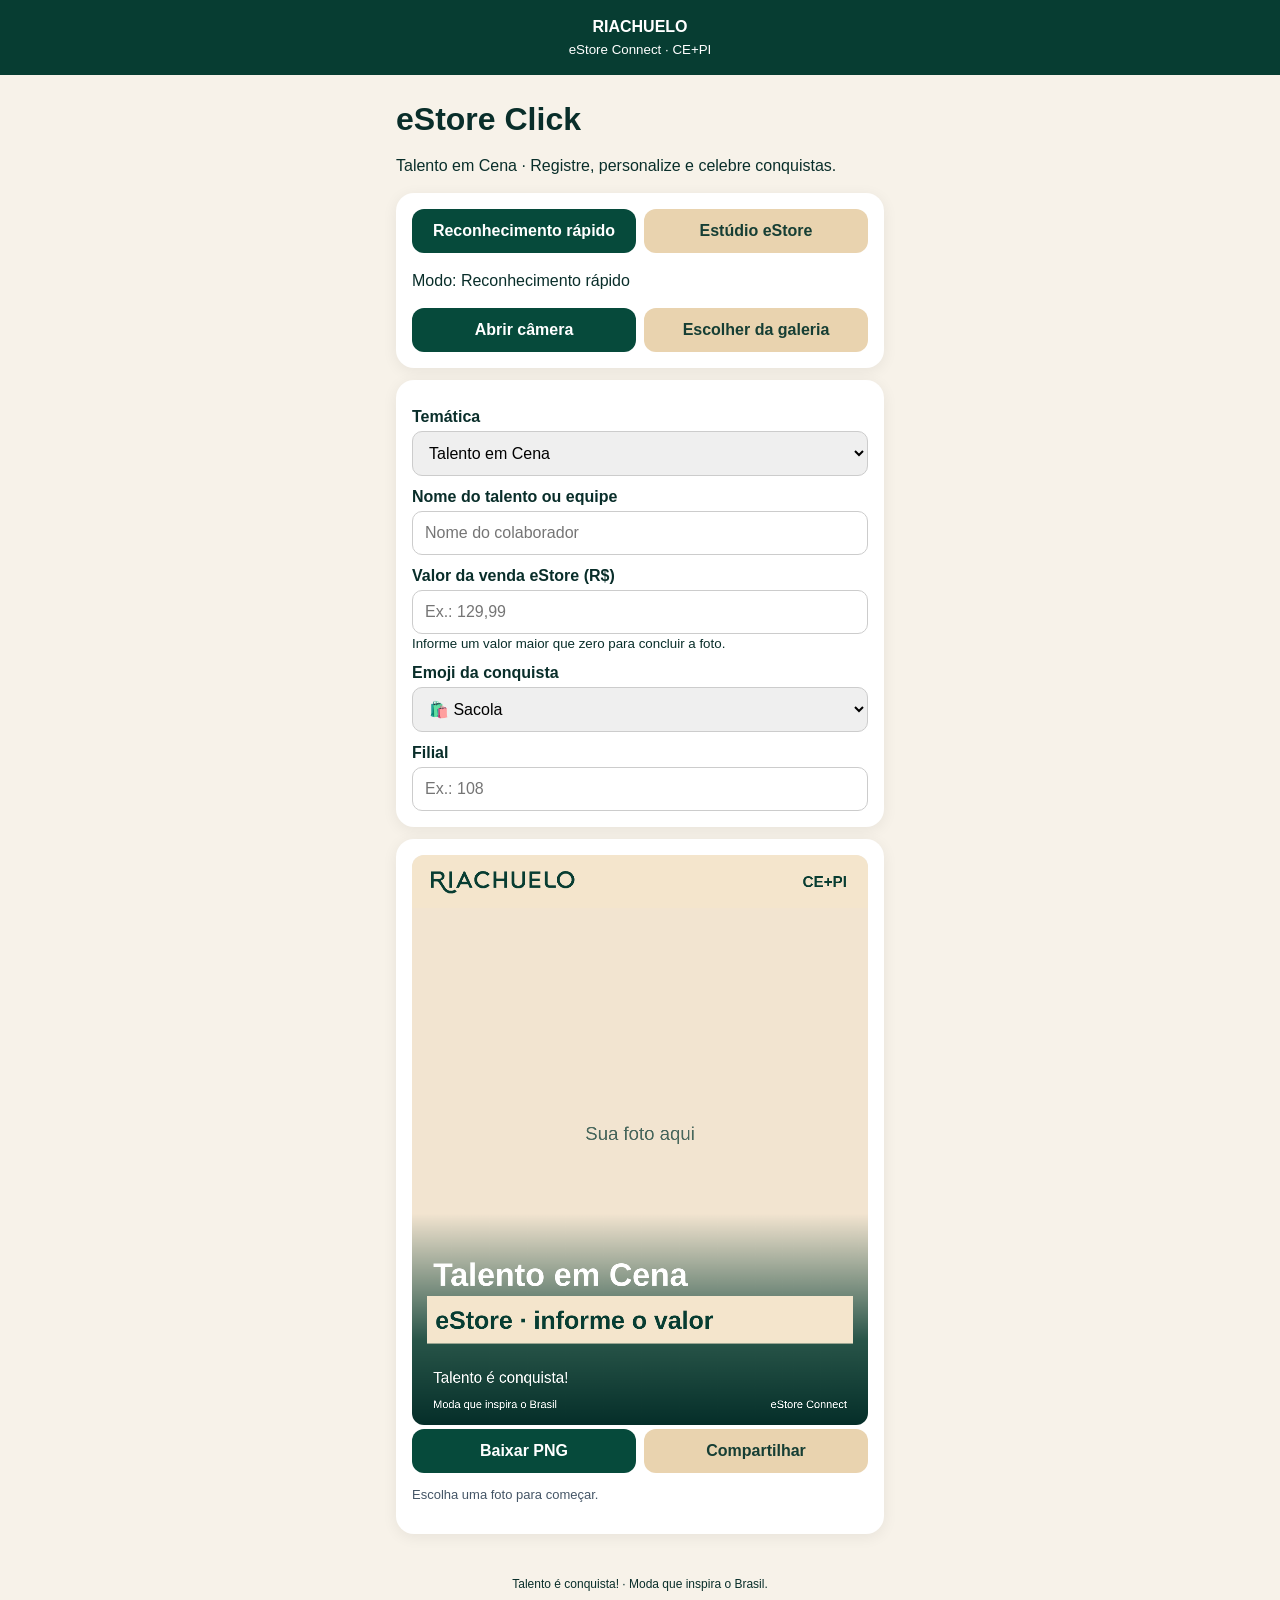
<file: estore-click/index.html>
<!doctype html>
<html lang="pt-BR"><head><meta charset="utf-8"><meta name="viewport" content="width=device-width,initial-scale=1"><title>eStore Click | Talento em Cena · v3</title>
<style>:root{font-family:Arial,sans-serif;color:#092e2a;background:#f7f2e9}*{box-sizing:border-box}body{margin:0}header{background:#073d32;color:white;padding:18px;text-align:center}header small{display:block;margin-top:6px}main{max-width:520px;margin:auto;padding:16px}h1{margin:10px 0}p{line-height:1.45}.panel{background:white;border-radius:18px;padding:16px;margin:12px 0;box-shadow:0 3px 15px #0001}button,select,input{font:inherit}button{border:0;border-radius:12px;padding:13px 16px;background:#064a3b;color:white;cursor:pointer;font-weight:bold}button.secondary{background:#e9d3af;color:#163e34}button:disabled{opacity:.45}.buttons{display:flex;flex-wrap:wrap;gap:8px}.buttons>*{flex:1}label{display:block;margin:12px 0 5px;font-weight:bold}input[type=text],select{width:100%;padding:12px;border:1px solid #ccc;border-radius:10px}canvas{width:100%;height:auto;background:#eee;border-radius:12px}video{width:100%;border-radius:12px;display:none}#status{font-size:13px;color:#456}footer{text-align:center;font-size:12px;padding:15px}input[type=file]{display:none}</style></head>
<body><header><strong>RIACHUELO</strong><small>eStore Connect · CE+PI</small></header><main><h1>eStore Click</h1><p>Talento em Cena · Registre, personalize e celebre conquistas.</p>
<div class="panel"><div class="buttons"><button id="quick">Reconhecimento rápido</button><button class="secondary" id="studio">Estúdio eStore</button></div><p id="mode">Modo: Reconhecimento rápido</p><div class="buttons"><button id="camera">Abrir câmera</button><button class="secondary" id="gallery">Escolher da galeria</button></div><input type="file" accept="image/*" capture="environment" id="capture"><input type="file" accept="image/*" id="upload"><video id="video" autoplay playsinline muted></video><button id="snap" hidden>Capturar foto</button></div>
<div class="panel"><label for="theme">Temática</label><select id="theme"><option>Talento em Cena</option><option>Venda Captada!</option><option>Destaque do Dia</option><option>Time que Converte</option><option>eDay</option></select><label for="name">Nome do talento ou equipe</label><input id="name" type="text" placeholder="Nome do colaborador"><label for="sale">Valor da venda eStore (R$)</label><input id="sale" type="text" inputmode="decimal" placeholder="Ex.: 129,99" autocomplete="off"><small id="saleHint">Informe o valor para destacá-lo na foto.</small><label for="emoji">Emoji da conquista</label><select id="emoji"><option value="🛍️">🛍️ Sacola</option><option value="🚀">🚀 Foguete</option><option value="🔥">🔥 Fogo</option><option value="💚">💚 Coração</option><option value="👏">👏 Palmas</option><option value="✨">✨ Brilho</option></select><label for="store">Filial</label><input id="store" type="text" placeholder="Ex.: 108"><div id="filters"><label for="bright">Iluminação</label><input type="range" id="bright" min="70" max="140" value="100"><label for="contrast">Contraste</label><input type="range" id="contrast" min="75" max="140" value="100"></div></div>
<div class="panel"><canvas id="output" width="1080" height="1350" aria-label="Prévia da arte"></canvas><div class="buttons"><button id="download">Baixar PNG</button><button id="share" class="secondary">Compartilhar</button></div><p id="status" role="status">Escolha uma foto para começar.</p></div></main><footer>Talento é conquista! · Moda que inspira o Brasil.</footer>
<script>
const $=id=>document.getElementById(id),c=$('output'),ctx=c.getContext('2d');let photo=null,stream=null,studio=false;const WORDMARK="M982,4L981,5L981,108L982,109L982,115L986,124L991,131L998,137L1007,142L1017,145L1075,145L1076,144L1076,125L1075,124L1021,124L1013,120L1007,113L1005,106L1005,5L1004,4ZM850,4L849,5L849,144L850,145L942,145L943,144L943,125L942,124L874,124L872,122L872,88L874,86L936,86L937,85L937,66L936,65L874,65L872,63L872,27L874,25L942,25L943,24L943,5L942,4ZM695,4L694,5L694,106L698,119L703,128L716,140L724,144L738,148L766,148L778,145L790,139L802,127L807,118L810,107L810,101L811,100L811,5L810,4L787,4L787,101L783,112L778,118L766,125L758,127L746,127L730,121L723,114L718,105L718,5L717,4ZM539,4L539,144L540,145L562,145L563,144L563,88L565,86L629,86L632,90L631,91L631,144L632,145L654,145L655,144L655,5L654,4L632,4L631,5L631,63L629,65L565,65L563,63L563,5L562,4ZM281,4L250,69L240,93L235,101L232,110L217,141L217,144L218,145L240,145L242,143L250,124L256,114L318,114L321,117L330,139L334,145L357,145L358,143L354,136L354,134L349,125L344,112L340,106L336,95L329,83L329,80L325,73L325,71L317,56L313,45L304,28L301,19L293,4ZM286,46L289,47L304,82L308,88L309,91L307,93L267,93L265,91ZM159,4L158,5L158,144L159,145L181,145L182,144L182,5L181,4ZM0,4L0,144L1,145L22,145L23,144L23,91L25,89L52,89L57,90L68,100L107,160L119,173L133,183L148,190L156,192L184,193L204,187L212,183L222,175L205,160L203,160L191,167L181,170L157,169L139,160L125,146L85,84L86,81L96,77L103,72L108,67L115,54L116,37L114,30L109,21L101,13L91,7L81,4ZM23,27L25,25L76,25L81,27L90,36L93,45L92,52L89,58L83,64L73,68L25,68L23,66ZM1146,1L1132,5L1125,9L1123,9L1110,18L1099,30L1090,45L1085,61L1085,66L1084,67L1085,87L1088,98L1094,111L1100,120L1116,135L1128,142L1148,148L1172,148L1187,144L1204,135L1222,117L1231,101L1234,92L1235,82L1236,81L1236,67L1231,47L1225,36L1215,23L1203,13L1190,6L1174,1L1164,1L1163,0ZM1163,22L1177,25L1190,32L1204,47L1210,61L1211,82L1206,98L1199,108L1192,115L1183,121L1176,124L1167,126L1153,126L1144,124L1132,118L1118,104L1113,96L1109,84L1109,65L1112,55L1118,44L1130,32L1146,24ZM434,1L420,5L413,9L411,9L397,19L387,30L379,43L373,63L373,85L378,103L382,111L389,121L404,135L416,142L436,148L461,148L476,144L488,138L499,130L505,124L505,122L488,108L477,117L468,122L455,126L437,125L428,122L421,118L408,106L399,89L397,81L397,68L401,54L406,45L413,37L425,28L432,25L447,22L461,24L473,29L489,41L505,26L505,24L487,10L467,2L453,1L452,0Z";
function draw(){const w=c.width,h=c.height;ctx.clearRect(0,0,w,h);ctx.fillStyle='#f2e4d0';ctx.fillRect(0,0,w,h);if(photo){const s=Math.max(w/photo.width,h/photo.height),pw=photo.width*s,ph=photo.height*s;ctx.save();ctx.filter='brightness('+ (studio?$('bright').value:100)+'%) contrast('+(studio?$('contrast').value:100)+'%)';ctx.drawImage(photo,(w-pw)/2,(h-ph)/2,pw,ph);ctx.restore()}else{ctx.fillStyle='#48675c';ctx.textAlign='center';ctx.font='44px Arial';ctx.fillText('Sua foto aqui',w/2,h/2)}
const grad=ctx.createLinearGradient(0,850,0,h);grad.addColorStop(0,'#073d3200');grad.addColorStop(.6,'#073d32db');grad.addColorStop(1,'#052e29');ctx.fillStyle=grad;ctx.fillRect(0,830,w,520);
ctx.fillStyle='#f4e5cc';ctx.fillRect(0,0,w,125);ctx.fillStyle='#083d32';ctx.textAlign='left';try{ctx.save();ctx.translate(45,38);ctx.scale(340/1237,340/1237);ctx.fill(new Path2D(WORDMARK));ctx.restore()}catch(e){ctx.font='bold 43px Arial';ctx.fillText('RIACHUELO',45,76)}ctx.textAlign='right';ctx.font='bold 36px Arial';ctx.fillText('CE+PI',1030,76);
ctx.textAlign='left';ctx.fillStyle='#fff';ctx.font='bold 76px Arial';ctx.fillText($('theme').value,50,1020);const raw=$('sale').value.trim();const cleaned=raw.replace(/[^0-9,.]/g,'');const normalized=cleaned.includes(',')?cleaned.replace(/\\./g,'').replace(',','.'):cleaned;const v=Number(normalized);const valid=cleaned.length>0&&Number.isFinite(v)&&v>0;ctx.fillStyle='#f4e5cc';ctx.fillRect(35,1045,1010,112);ctx.fillStyle='#073d32';ctx.font='bold 59px Arial';ctx.fillText(valid?('eStore '+v.toLocaleString('pt-BR',{style:'currency',currency:'BRL'})):'eStore · informe o valor',55,1122,960);if(valid){ctx.font='bold 58px Arial';ctx.textAlign='right';ctx.fillText($('emoji').value,1015,1122);ctx.textAlign='left'}ctx.fillStyle='#fff';$('saleHint').textContent=valid?'Valor aplicado na arte: '+v.toLocaleString('pt-BR',{style:'currency',currency:'BRL'}):'Informe um valor maior que zero para concluir a foto.';ctx.font='bold 44px Arial';const n=$('name').value.trim();if(n)ctx.fillText(n.slice(0,28),50,1190);ctx.font='36px Arial';ctx.fillText('Talento é conquista!',50,1250);ctx.font='26px Arial';ctx.fillText('Moda que inspira o Brasil',50,1310);ctx.textAlign='right';ctx.fillText($('store').value?'Filial '+$('store').value:'eStore Connect',1030,1310)}
function load(file){if(!file||!file.type.startsWith('image/'))return;const url=URL.createObjectURL(file),img=new Image();img.onload=()=>{photo=img;draw();URL.revokeObjectURL(url);$('status').textContent='Foto carregada. Personalize e compartilhe.'};img.src=url}
$('capture').onchange=e=>load(e.target.files[0]);$('upload').onchange=e=>load(e.target.files[0]);$('gallery').onclick=()=>$('upload').click();$('camera').onclick=async()=>{try{stream=await navigator.mediaDevices.getUserMedia({video:{facingMode:'environment'},audio:false});$('video').srcObject=stream;$('video').style.display='block';$('snap').hidden=false;$('status').textContent='Câmera ativa.'}catch(e){$('status').textContent='Não foi possível abrir a câmera ao vivo. Use a captura do aparelho.';$('capture').click()}};
$('snap').onclick=()=>{const v=$('video');if(v.videoWidth){const temp=document.createElement('canvas');temp.width=v.videoWidth;temp.height=v.videoHeight;temp.getContext('2d').drawImage(v,0,0);const img=new Image();img.onload=()=>{photo=img;draw()};img.src=temp.toDataURL('image/jpeg',.92)}stream?.getTracks().forEach(t=>t.stop());stream=null;v.style.display='none';$('snap').hidden=true};
$('quick').onclick=()=>{studio=false;$('mode').textContent='Modo: Reconhecimento rápido';$('filters').hidden=true;draw()};$('studio').onclick=()=>{studio=true;$('mode').textContent='Modo: Estúdio eStore';$('filters').hidden=false;draw()};
['theme','name','store','sale','emoji','bright','contrast'].forEach(id=>$(id).addEventListener('input',draw));
function validSale(){const t=$('sale').value.trim();const clean=t.replace(/[^0-9,.]/g,'');const n=Number(clean.includes(',')?clean.replace(/\./g,'').replace(',','.'):clean);if(!clean||!Number.isFinite(n)||n<=0){$('status').textContent='Informe o valor da venda antes de baixar ou compartilhar.';$('sale').focus();return false}return true}function blob(){return new Promise(resolve=>c.toBlob(resolve,'image/png'))}
$('download').onclick=async()=>{if(!validSale())return;const b=await blob(),url=URL.createObjectURL(b),a=document.createElement('a');a.href=url;a.download='estore-click-cepi.png';a.click();setTimeout(()=>URL.revokeObjectURL(url),1000)};
$('share').onclick=async()=>{if(!validSale())return;const b=await blob(),file=new File([b],'estore-click-cepi.png',{type:'image/png'});try{if(navigator.canShare?.({files:[file]})){await navigator.share({files:[file],title:'Talento é conquista!'});return}throw Error('Compartilhamento de imagem indisponível neste navegador')}catch(e){$('status').textContent='Use Baixar PNG e compartilhe a imagem pelo WhatsApp.'}};
$('filters').hidden=true;draw();
</script></body></html>
</file>
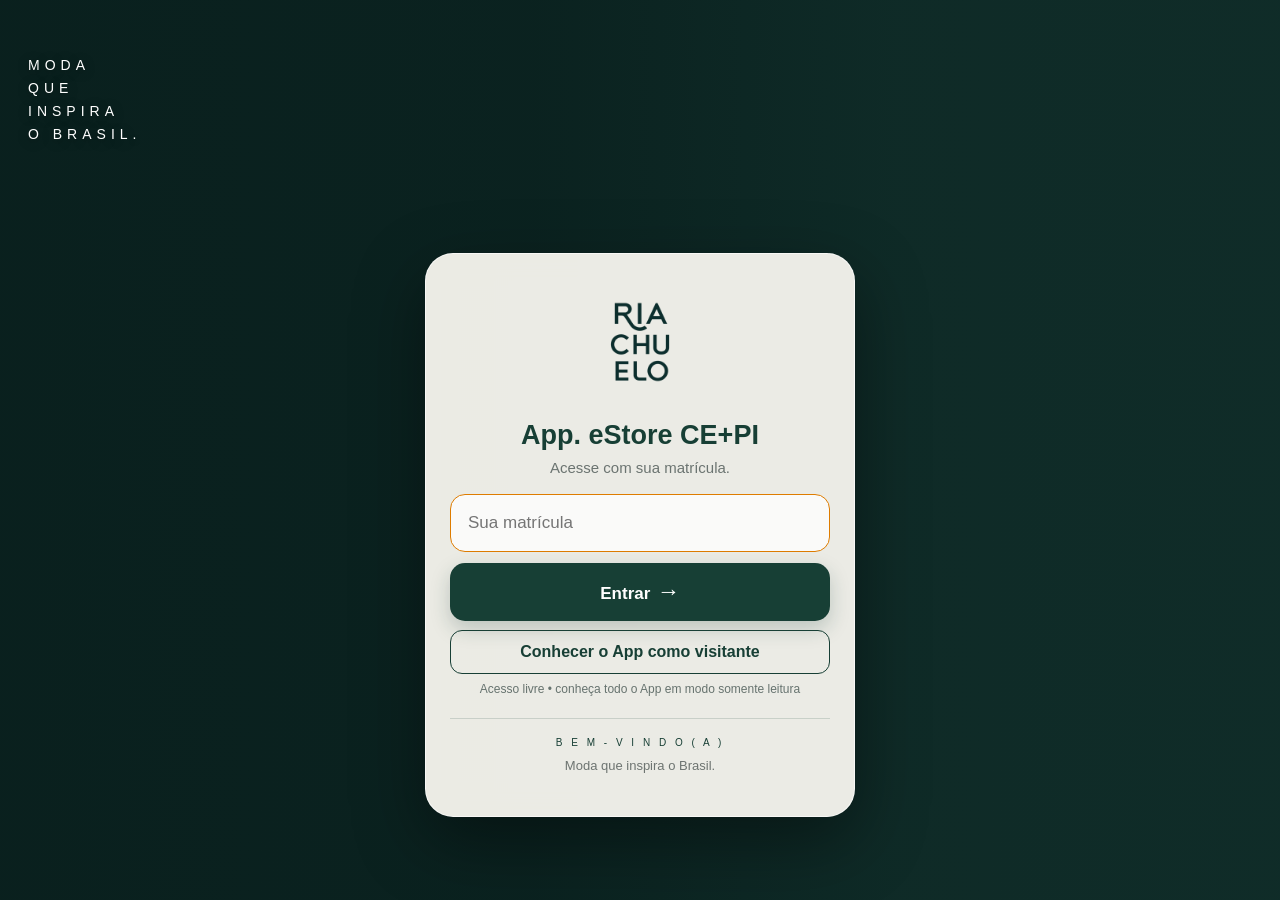
<file: abrir.html>
<!doctype html>
<html lang="pt-BR">
<head>
<meta charset="utf-8">
<meta name="viewport" content="width=device-width,initial-scale=1,viewport-fit=cover">
<meta name="theme-color" content="#173F35">
<title>Abrir eStore CE+PI</title>
<style>
*{box-sizing:border-box}body{margin:0;min-height:100svh;display:grid;place-items:center;padding:24px;background:#f5f0e7;font-family:Arial,Helvetica,sans-serif;color:#173F35}
.card{width:min(420px,100%);background:#fff;border-radius:28px;padding:28px 24px;text-align:center;box-shadow:0 18px 54px rgba(23,63,53,.16)}
.icon{width:92px;height:92px;margin:0 auto 18px;border-radius:25px;overflow:hidden;box-shadow:0 10px 26px rgba(23,63,53,.18)}
.icon img{width:100%;height:100%;display:block}.brand{font-size:27px;font-weight:950;letter-spacing:-.7px}.sub{margin:8px 0 18px;color:#65736e;font-size:14px;line-height:1.45}
.bar{height:8px;border-radius:99px;background:#ece9e1;overflow:hidden}.bar i{display:block;height:100%;width:35%;background:#DE7C00;border-radius:99px;animation:go 1.05s ease-in-out infinite}
.status{margin-top:12px;font-size:12px;font-weight:800;color:#466964}.btn{display:none;width:100%;margin-top:18px;border:0;border-radius:14px;padding:14px;background:#173F35;color:#fff;font-weight:900;font-size:14px}
@keyframes go{0%{transform:translateX(-110%)}100%{transform:translateX(320%)}}
</style>
</head>
<body>
<div class="card">
  <div class="icon"><img src="./icon-v136.svg" alt=""></div>
  <div class="brand">eStore CE+PI</div>
  <div class="sub">Preparando uma abertura limpa do App para atualizar o cache do seu celular.</div>
  <div class="bar"><i></i></div>
  <div id="status" class="status">Atualizando…</div>
  <button id="btn" class="btn" onclick="openApp()">Abrir App</button>
</div>
<script>
function openApp(){location.replace('./?fresh=1')}
(async()=>{
  const s=document.getElementById('status'),b=document.getElementById('btn');
  try{
    if('serviceWorker' in navigator){
      const regs=await navigator.serviceWorker.getRegistrations();
      await Promise.all(regs.filter(r=>String(r.scope||'').includes('/app-estore-cepi/')).map(r=>r.unregister()));
    }
    if('caches' in window){
      const keys=await caches.keys();
      await Promise.all(keys.filter(k=>k.startsWith('estore-cepi-shell-')).map(k=>caches.delete(k)));
    }
    s.textContent='Pronto. Abrindo o App…';
    setTimeout(openApp,700);
  }catch(e){
    s.textContent='Atualização pronta. Toque abaixo para abrir.';
    b.style.display='block';
  }
})();
</script>
</body>
</html>
</file>
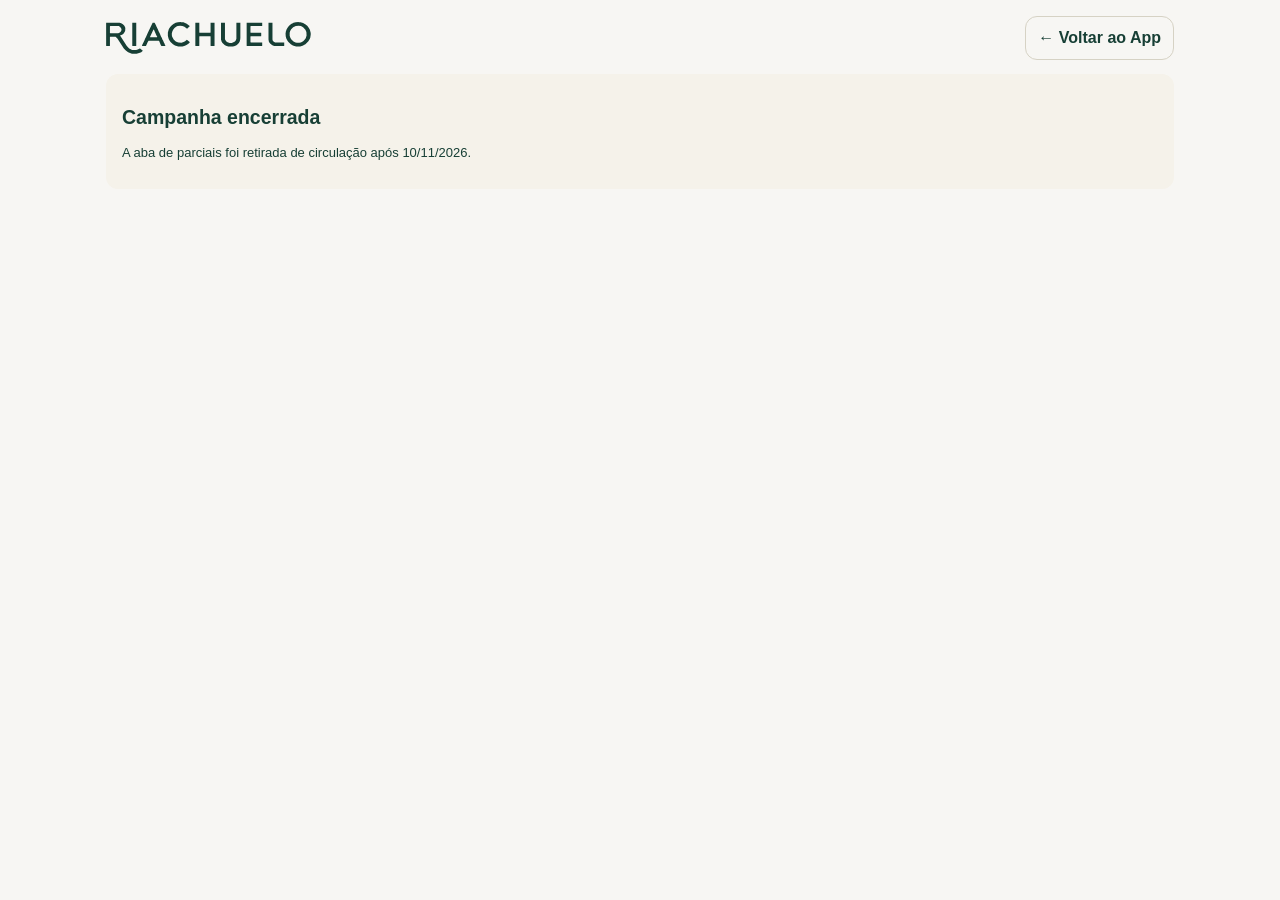
<file: parcial.html>
<!doctype html>
<html lang="pt-BR">
<head>
<meta charset="utf-8"><meta name="viewport" content="width=device-width,initial-scale=1,viewport-fit=cover">
<meta name="theme-color" content="#173F35">
<title>Parcial Top 15 | eStore no Volume Máximo</title>
<style>
*{box-sizing:border-box}body{margin:0;background:#f7f6f3;color:#173f35;font-family:Arial,Helvetica,sans-serif}main{max-width:1100px;padding:16px;margin:0 auto}.top{display:flex;align-items:center;justify-content:space-between;gap:16px;margin:0 0 14px}.top a{color:#173f35;text-decoration:none;font-weight:800;border:1px solid #d6d2c4;padding:12px;border-radius:12px}.top img{max-width:205px;height:38px;object-fit:contain}.status{padding:14px;background:#fff;border-radius:12px}button{font-family:inherit}a:focus-visible,button:focus-visible,input:focus-visible{outline:3px solid #de7c00;outline-offset:3px}
</style>
</head>
<body><main>
<div class="top"><img src="./assets/riachuelo-logo-horizontal-oficial-v133.svg" alt="Riachuelo"><a href="./?campaign=partial">← Voltar ao App</a></div>
<div id="cpPartial158"><div class="status">Carregando a parcial da campanha…</div></div>
</main>
<script src="./campaign-partial-v158.js?build=v170"></script>
<script>
(function(){
  const target=document.getElementById('cpPartial158');
  if(typeof window.renderCampaignPartialStandalone158 === 'function'){
    target.innerHTML=window.renderCampaignPartialStandalone158();
  }else{
    target.innerHTML='<div class="status"><b>Não foi possível carregar a parcial.</b> Atualize a página para tentar novamente.</div>';
  }
})();
</script>
</body></html>
</file>
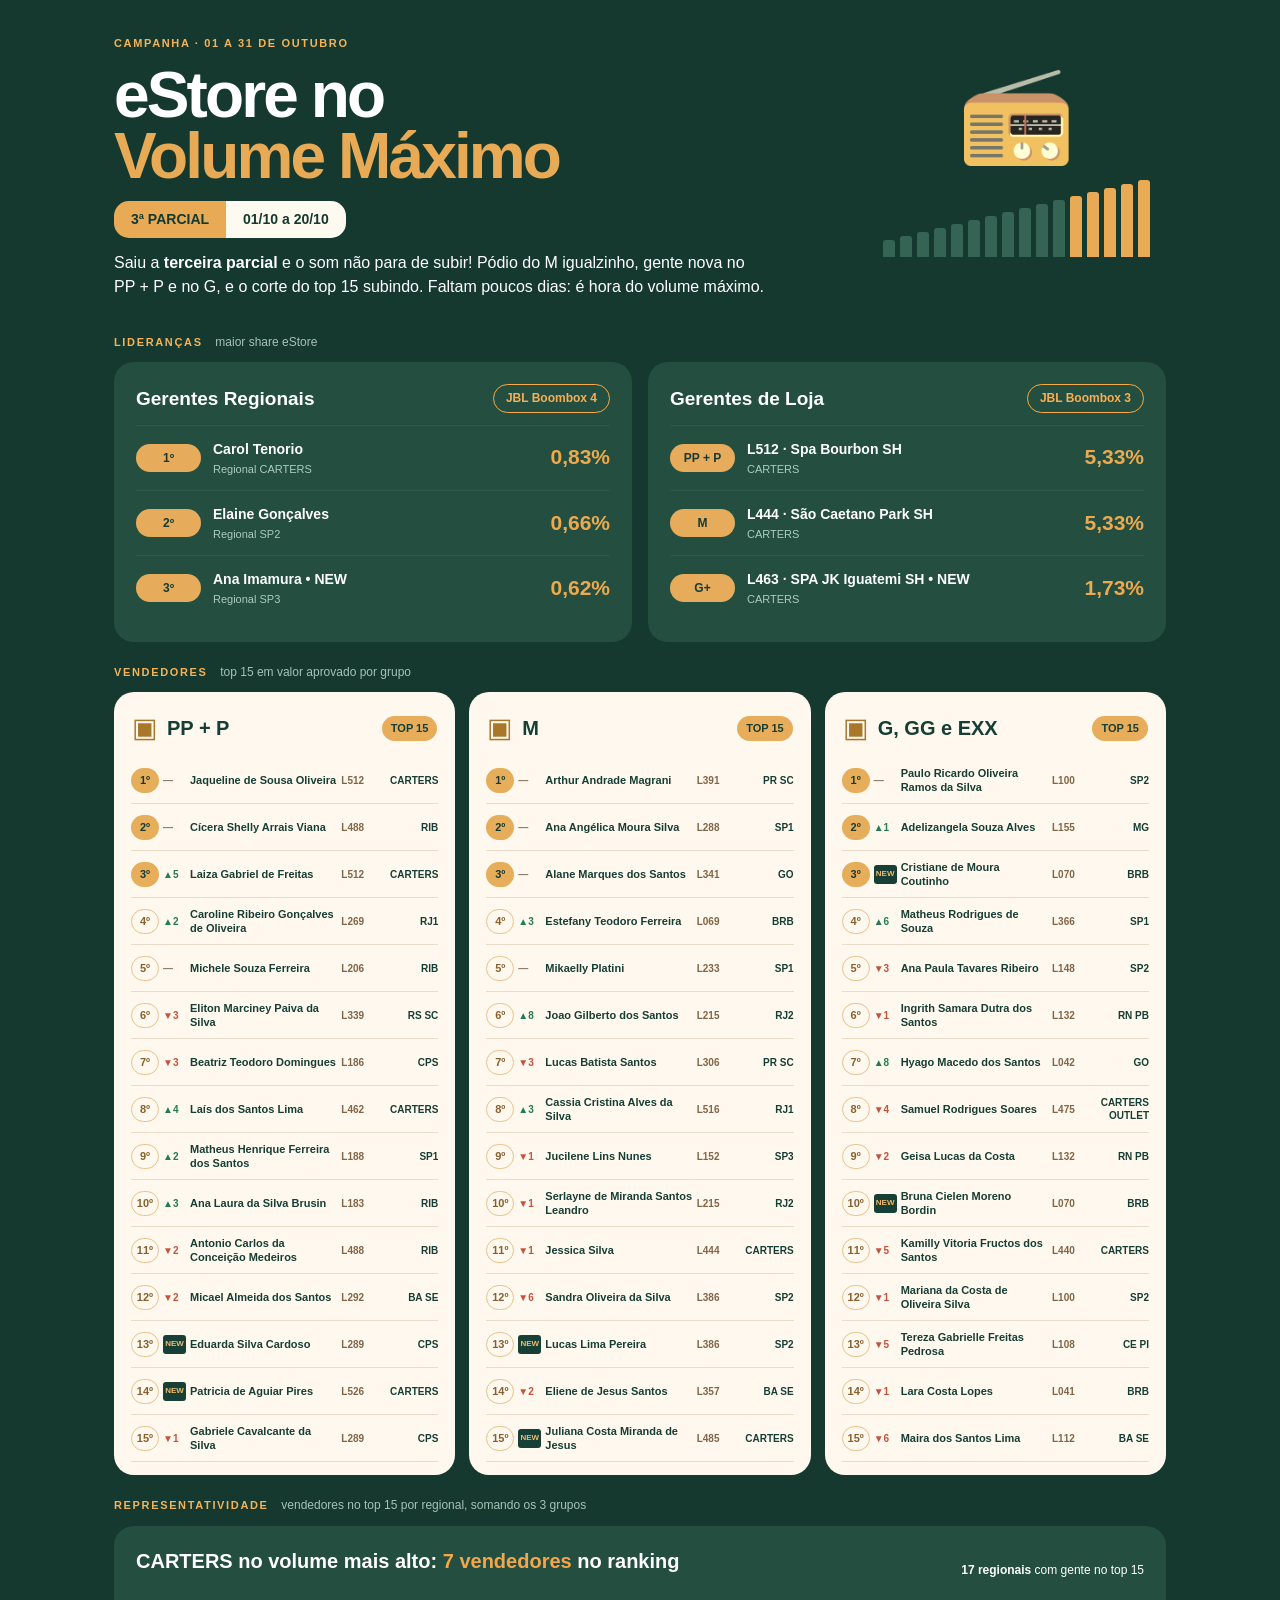
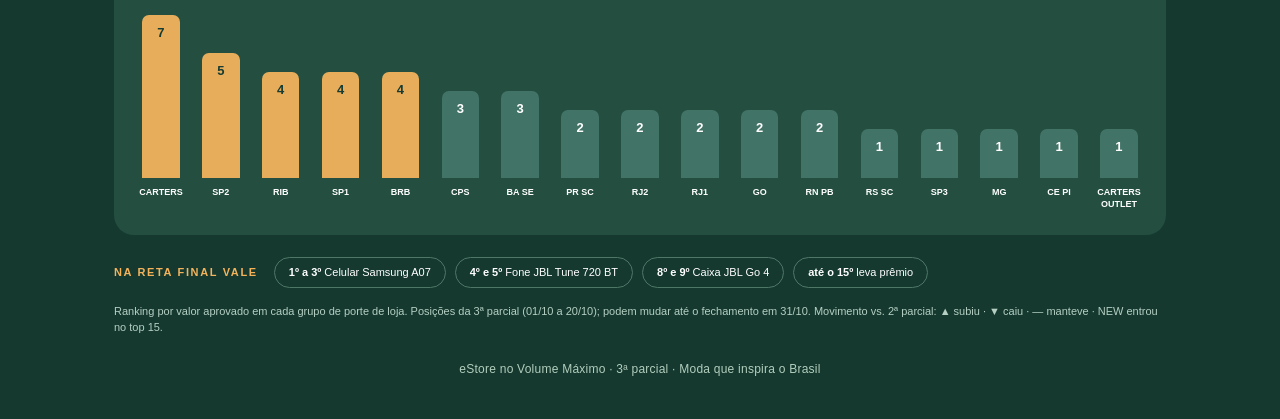
<file: ranking-3a-parcial-2026.html>
<!doctype html>
<html lang="pt-BR"><head><meta charset="utf-8"><meta name="viewport" content="width=device-width,initial-scale=1">
<title>3ª Parcial · eStore no Volume Máximo</title>
<style>
:root{--dark:#15392f;--green:#254c40;--orange:#e8aa55;--sand:#fff8ee;--cream:#fffaf1}
*{box-sizing:border-box}html{background:var(--dark)}body{margin:0;color:#fff;background:var(--dark);font-family:Arial,"Helvetica Neue",sans-serif;-webkit-font-smoothing:antialiased;font-size:15px;line-height:1.35}
.poster{max-width:1120px;margin:auto;padding:36px 34px 32px;overflow:hidden}.eyebrow,.section-title{font-size:11px;letter-spacing:.15em;color:#f4b35b;font-weight:900;text-transform:uppercase}.hero{display:flex;justify-content:space-between;gap:30px;align-items:start}.hero h1{margin:14px 0 10px;font-size:clamp(38px,5vw,66px);line-height:.96;letter-spacing:-.045em;font-weight:900}.hero h1 em{display:block;color:var(--orange);font-style:normal}.phase{display:flex;align-items:stretch;margin:13px 0;border-radius:15px;overflow:hidden;width:max-content;font-size:14px;font-weight:900;color:#15392f}.phase span{padding:9px 17px;background:var(--orange)}.phase span+span{background:#fffaf0}.intro{max-width:650px;font-size:16px;line-height:1.55;margin:12px 0 12px}.heroart{flex:1;max-width:300px;min-width:155px;display:flex;align-items:center;flex-direction:column;gap:16px;padding:30px 0}.boombox{font-size:95px;line-height:1;filter:sepia(.6)}.levels{display:flex;align-items:end;height:80px;gap:5px}.levels i{display:block;width:12px;border-radius:3px 3px 0 0;background:#356354}.levels i:nth-last-child(-n+5){background:var(--orange)}.section-title{margin:22px 0 12px}.section-title small{color:#a7c2b7;letter-spacing:0;font-weight:500;text-transform:none;font-size:12px;margin-left:8px}.leaders{display:grid;grid-template-columns:1fr 1fr;gap:16px}.leader-card,.representation{background:#234e40;border-radius:20px;padding:22px}.leader-card h2{font-size:19px;margin:0}.leader-top{display:flex;align-items:center;justify-content:space-between;margin-bottom:12px;gap:8px}.prize{border:1px solid #f8aa44;border-radius:40px;padding:5px 12px;color:#f8ae52;white-space:nowrap;font-size:12px;font-weight:700}.leader-row{display:grid;grid-template-columns:65px minmax(0,1fr) 80px;align-items:center;gap:12px;padding:13px 0;border-top:1px solid #ffffff0e}.position{border-radius:50px;background:#e6ac5b;color:#173b32;font-weight:900;text-align:center;padding:6px 8px;font-size:12px}.leader-row strong{font-size:14px}.leader-row small{display:block;font-size:11px;color:#adcbc0;margin-top:3px}.score{text-align:right;color:#eda94e;font-size:21px;font-weight:900}.ranking-grid{display:grid;grid-template-columns:repeat(3,minmax(0,1fr));gap:14px}.ranking-card{background:#fff8ee;border-radius:20px;padding:18px 17px 13px;color:#163e34;min-width:0}.ranking-title{display:flex;align-items:center;gap:9px;padding:0 1px 11px}.ranking-title h3{margin:0;font-size:20px;flex:1}.mini-boom{color:#a97729;font-size:27px}.pill{background:#e8ad5a;border-radius:100px;font-size:11px;font-weight:900;padding:5px 9px;white-space:nowrap}.rank-row{min-height:47px;display:grid;grid-template-columns:28px 23px minmax(0,1fr) 39px 54px;gap:4px;align-items:center;border-bottom:1px solid #e9dcc9;padding:5px 0;font-size:11px}.rank-row .person{font-weight:700;overflow-wrap:anywhere}.rank-row .store{font-weight:800;color:#816546;font-size:10px}.rank-row .region{font-weight:800;text-align:right;font-size:10px;overflow-wrap:anywhere}.place{border:1px solid #eac18a;border-radius:20px;padding:4px 3px;color:#86612f;text-align:center;font-size:11px;font-weight:900}.place.gold{border-color:transparent;background:#e6ad5a;color:#153b32}.delta{font-size:10px;font-weight:900;color:#907a62}.delta.up{color:#247b56}.delta.down{color:#c6523b}.delta.new{background:#173f35;color:#f0ba69;border-radius:3px;text-align:center;font-size:8px;padding:4px 1px}.representation h2{margin:0 0 18px;font-size:20px}.representation h2 b{color:#f2a74b}.reps-top{display:flex;align-items:center;justify-content:space-between;gap:12px}.reps-top span{font-size:12px}.bars{display:flex;gap:10px;align-items:end;overflow-x:auto;min-height:220px;padding:9px 0 2px}.barcol{min-width:48px;flex:1;display:flex;flex-direction:column;align-items:center;justify-content:flex-end;gap:8px}.barcol small{font-size:9px;font-weight:800;text-align:center;min-height:25px}.barfill{display:flex;align-items:flex-start;justify-content:center;padding-top:9px;width:75%;background:#427367;border-radius:7px 7px 0 0}.barfill.hot{background:#e8ad5a;color:#153b32}.barfill b{font-size:13px}.awards{display:flex;gap:9px;align-items:center;flex-wrap:wrap;margin-top:22px}.awards .section-title{margin:0 7px 0 0}.award{border:1px solid #4f7768;padding:7px 14px;border-radius:90px;font-size:11px}.notes{color:#b5cfc3;font-size:11px;line-height:1.5;margin:15px 0}.footer{text-align:center;font-size:12px;color:#b2cebd;letter-spacing:.02em;padding:10px}
@media(max-width:920px){.poster{padding:26px 16px}.ranking-grid{grid-template-columns:1fr}.rank-row{grid-template-columns:34px 40px minmax(0,1fr) 52px 70px;min-height:40px;font-size:13px}.rank-row .store,.rank-row .region{font-size:11px}.leaders{grid-template-columns:1fr}.heroart{max-width:125px;min-width:100px;padding-top:20px}.boombox{font-size:60px}.levels{transform:scale(.7);transform-origin:top center}.intro{font-size:14px}.leader-card h2{font-size:17px}.score{font-size:18px}.bars{gap:5px}.barcol{min-width:42px}.awards{justify-content:center}}
@media(max-width:480px){.poster{padding:19px 11px}.hero{gap:5px}.hero h1{font-size:37px}.heroart{min-width:75px;max-width:83px}.boombox{font-size:42px}.levels{transform:scale(.45)}.leader-card{padding:16px}.leader-row{grid-template-columns:55px minmax(0,1fr) 72px;gap:7px}.leader-row strong{font-size:12px}.score{font-size:17px}.ranking-card{padding:13px}.ranking-title h3{font-size:19px}.rank-row{grid-template-columns:29px 31px minmax(0,1fr) 36px 51px;gap:3px;font-size:10px}.rank-row .store,.rank-row .region{font-size:9px}.phase{font-size:11px}.phase span{padding:7px 10px}.reps-top{display:block}.representation{padding:15px}.section-title small{display:block;margin:4px 0 0}.award{font-size:10px}.notes{font-size:10px}}
</style></head><body><main class="poster">
<header class="hero"><div><div class="eyebrow">CAMPANHA · 01 A 31 DE OUTUBRO</div><h1>eStore no <em>Volume Máximo</em></h1><div class="phase"><span>3ª PARCIAL</span><span>01/10 a 20/10</span></div>
<p class="intro">Saiu a <b>terceira parcial</b> e o som não para de subir! Pódio do M igualzinho, gente nova no PP + P e no G, e o corte do top 15 subindo. Faltam poucos dias: é hora do volume máximo.</p></div>
<div class="heroart" aria-hidden="true"><span class="boombox">📻</span><div class="levels"><i style="height:17px"></i><i style="height:21px"></i><i style="height:25px"></i><i style="height:29px"></i><i style="height:33px"></i><i style="height:37px"></i><i style="height:41px"></i><i style="height:45px"></i><i style="height:49px"></i><i style="height:53px"></i><i style="height:57px"></i><i style="height:61px"></i><i style="height:65px"></i><i style="height:69px"></i><i style="height:73px"></i><i style="height:77px"></i></div></div></header>
<div class="section-title">LIDERANÇAS <small>maior share eStore</small></div>
<div class="leaders"><section class="leader-card"><div class="leader-top"><h2>Gerentes Regionais</h2><span class="prize">JBL Boombox 4</span></div>
<div class="leader-row"><span class="position">1º</span><div><strong>Carol Tenorio</strong><small>Regional CARTERS</small></div><span class="score">0,83%</span></div><div class="leader-row"><span class="position">2º</span><div><strong>Elaine Gonçalves</strong><small>Regional SP2</small></div><span class="score">0,66%</span></div><div class="leader-row"><span class="position">3º</span><div><strong>Ana Imamura • NEW</strong><small>Regional SP3</small></div><span class="score">0,62%</span></div></section>
<section class="leader-card"><div class="leader-top"><h2>Gerentes de Loja</h2><span class="prize">JBL Boombox 3</span></div>
<div class="leader-row"><span class="position">PP + P</span><div><strong>L512 · Spa Bourbon SH</strong><small>CARTERS</small></div><span class="score">5,33%</span></div><div class="leader-row"><span class="position">M</span><div><strong>L444 · São Caetano Park SH</strong><small>CARTERS</small></div><span class="score">5,33%</span></div><div class="leader-row"><span class="position">G+</span><div><strong>L463 · SPA JK Iguatemi SH • NEW</strong><small>CARTERS</small></div><span class="score">1,73%</span></div></section></div>
<div class="section-title">VENDEDORES <small>top 15 em valor aprovado por grupo</small></div>
<div class="ranking-grid"><section class="ranking-card"><div class="ranking-title"><span class="mini-boom">▣</span><h3>PP + P</h3><span class="pill">TOP 15</span></div>
<div class="rank-row"><span class="place gold">1º</span><span class="delta same">—</span><span class="person">Jaqueline de Sousa Oliveira</span><span class="store">L512</span><span class="region">CARTERS</span></div>
<div class="rank-row"><span class="place gold">2º</span><span class="delta same">—</span><span class="person">Cícera Shelly Arrais Viana</span><span class="store">L488</span><span class="region">RIB</span></div>
<div class="rank-row"><span class="place gold">3º</span><span class="delta up">▲5</span><span class="person">Laiza Gabriel de Freitas</span><span class="store">L512</span><span class="region">CARTERS</span></div>
<div class="rank-row"><span class="place ">4º</span><span class="delta up">▲2</span><span class="person">Caroline Ribeiro Gonçalves de Oliveira</span><span class="store">L269</span><span class="region">RJ1</span></div>
<div class="rank-row"><span class="place ">5º</span><span class="delta same">—</span><span class="person">Michele Souza Ferreira</span><span class="store">L206</span><span class="region">RIB</span></div>
<div class="rank-row"><span class="place ">6º</span><span class="delta down">▼3</span><span class="person">Eliton Marciney Paiva da Silva</span><span class="store">L339</span><span class="region">RS SC</span></div>
<div class="rank-row"><span class="place ">7º</span><span class="delta down">▼3</span><span class="person">Beatriz Teodoro Domingues</span><span class="store">L186</span><span class="region">CPS</span></div>
<div class="rank-row"><span class="place ">8º</span><span class="delta up">▲4</span><span class="person">Laís dos Santos Lima</span><span class="store">L462</span><span class="region">CARTERS</span></div>
<div class="rank-row"><span class="place ">9º</span><span class="delta up">▲2</span><span class="person">Matheus Henrique Ferreira dos Santos</span><span class="store">L188</span><span class="region">SP1</span></div>
<div class="rank-row"><span class="place ">10º</span><span class="delta up">▲3</span><span class="person">Ana Laura da Silva Brusin</span><span class="store">L183</span><span class="region">RIB</span></div>
<div class="rank-row"><span class="place ">11º</span><span class="delta down">▼2</span><span class="person">Antonio Carlos da Conceição Medeiros</span><span class="store">L488</span><span class="region">RIB</span></div>
<div class="rank-row"><span class="place ">12º</span><span class="delta down">▼2</span><span class="person">Micael Almeida dos Santos</span><span class="store">L292</span><span class="region">BA SE</span></div>
<div class="rank-row"><span class="place ">13º</span><span class="delta new">NEW</span><span class="person">Eduarda Silva Cardoso</span><span class="store">L289</span><span class="region">CPS</span></div>
<div class="rank-row"><span class="place ">14º</span><span class="delta new">NEW</span><span class="person">Patricia de Aguiar Pires</span><span class="store">L526</span><span class="region">CARTERS</span></div>
<div class="rank-row"><span class="place ">15º</span><span class="delta down">▼1</span><span class="person">Gabriele Cavalcante da Silva</span><span class="store">L289</span><span class="region">CPS</span></div>
</section>
<section class="ranking-card"><div class="ranking-title"><span class="mini-boom">▣</span><h3>M</h3><span class="pill">TOP 15</span></div>
<div class="rank-row"><span class="place gold">1º</span><span class="delta same">—</span><span class="person">Arthur Andrade Magrani</span><span class="store">L391</span><span class="region">PR SC</span></div>
<div class="rank-row"><span class="place gold">2º</span><span class="delta same">—</span><span class="person">Ana Angélica Moura Silva</span><span class="store">L288</span><span class="region">SP1</span></div>
<div class="rank-row"><span class="place gold">3º</span><span class="delta same">—</span><span class="person">Alane Marques dos Santos</span><span class="store">L341</span><span class="region">GO</span></div>
<div class="rank-row"><span class="place ">4º</span><span class="delta up">▲3</span><span class="person">Estefany Teodoro Ferreira</span><span class="store">L069</span><span class="region">BRB</span></div>
<div class="rank-row"><span class="place ">5º</span><span class="delta same">—</span><span class="person">Mikaelly Platini</span><span class="store">L233</span><span class="region">SP1</span></div>
<div class="rank-row"><span class="place ">6º</span><span class="delta up">▲8</span><span class="person">Joao Gilberto dos Santos</span><span class="store">L215</span><span class="region">RJ2</span></div>
<div class="rank-row"><span class="place ">7º</span><span class="delta down">▼3</span><span class="person">Lucas Batista Santos</span><span class="store">L306</span><span class="region">PR SC</span></div>
<div class="rank-row"><span class="place ">8º</span><span class="delta up">▲3</span><span class="person">Cassia Cristina Alves da Silva</span><span class="store">L516</span><span class="region">RJ1</span></div>
<div class="rank-row"><span class="place ">9º</span><span class="delta down">▼1</span><span class="person">Jucilene Lins Nunes</span><span class="store">L152</span><span class="region">SP3</span></div>
<div class="rank-row"><span class="place ">10º</span><span class="delta down">▼1</span><span class="person">Serlayne de Miranda Santos Leandro</span><span class="store">L215</span><span class="region">RJ2</span></div>
<div class="rank-row"><span class="place ">11º</span><span class="delta down">▼1</span><span class="person">Jessica Silva</span><span class="store">L444</span><span class="region">CARTERS</span></div>
<div class="rank-row"><span class="place ">12º</span><span class="delta down">▼6</span><span class="person">Sandra Oliveira da Silva</span><span class="store">L386</span><span class="region">SP2</span></div>
<div class="rank-row"><span class="place ">13º</span><span class="delta new">NEW</span><span class="person">Lucas Lima Pereira</span><span class="store">L386</span><span class="region">SP2</span></div>
<div class="rank-row"><span class="place ">14º</span><span class="delta down">▼2</span><span class="person">Eliene de Jesus Santos</span><span class="store">L357</span><span class="region">BA SE</span></div>
<div class="rank-row"><span class="place ">15º</span><span class="delta new">NEW</span><span class="person">Juliana Costa Miranda de Jesus</span><span class="store">L485</span><span class="region">CARTERS</span></div>
</section>
<section class="ranking-card"><div class="ranking-title"><span class="mini-boom">▣</span><h3>G, GG e EXX</h3><span class="pill">TOP 15</span></div>
<div class="rank-row"><span class="place gold">1º</span><span class="delta same">—</span><span class="person">Paulo Ricardo Oliveira Ramos da Silva</span><span class="store">L100</span><span class="region">SP2</span></div>
<div class="rank-row"><span class="place gold">2º</span><span class="delta up">▲1</span><span class="person">Adelizangela Souza Alves</span><span class="store">L155</span><span class="region">MG</span></div>
<div class="rank-row"><span class="place gold">3º</span><span class="delta new">NEW</span><span class="person">Cristiane de Moura Coutinho</span><span class="store">L070</span><span class="region">BRB</span></div>
<div class="rank-row"><span class="place ">4º</span><span class="delta up">▲6</span><span class="person">Matheus Rodrigues de Souza</span><span class="store">L366</span><span class="region">SP1</span></div>
<div class="rank-row"><span class="place ">5º</span><span class="delta down">▼3</span><span class="person">Ana Paula Tavares Ribeiro</span><span class="store">L148</span><span class="region">SP2</span></div>
<div class="rank-row"><span class="place ">6º</span><span class="delta down">▼1</span><span class="person">Ingrith Samara Dutra dos Santos</span><span class="store">L132</span><span class="region">RN PB</span></div>
<div class="rank-row"><span class="place ">7º</span><span class="delta up">▲8</span><span class="person">Hyago Macedo dos Santos</span><span class="store">L042</span><span class="region">GO</span></div>
<div class="rank-row"><span class="place ">8º</span><span class="delta down">▼4</span><span class="person">Samuel Rodrigues Soares</span><span class="store">L475</span><span class="region">CARTERS OUTLET</span></div>
<div class="rank-row"><span class="place ">9º</span><span class="delta down">▼2</span><span class="person">Geisa Lucas da Costa</span><span class="store">L132</span><span class="region">RN PB</span></div>
<div class="rank-row"><span class="place ">10º</span><span class="delta new">NEW</span><span class="person">Bruna Cielen Moreno Bordin</span><span class="store">L070</span><span class="region">BRB</span></div>
<div class="rank-row"><span class="place ">11º</span><span class="delta down">▼5</span><span class="person">Kamilly Vitoria Fructos dos Santos</span><span class="store">L440</span><span class="region">CARTERS</span></div>
<div class="rank-row"><span class="place ">12º</span><span class="delta down">▼1</span><span class="person">Mariana da Costa de Oliveira Silva</span><span class="store">L100</span><span class="region">SP2</span></div>
<div class="rank-row"><span class="place ">13º</span><span class="delta down">▼5</span><span class="person">Tereza Gabrielle Freitas Pedrosa</span><span class="store">L108</span><span class="region">CE PI</span></div>
<div class="rank-row"><span class="place ">14º</span><span class="delta down">▼1</span><span class="person">Lara Costa Lopes</span><span class="store">L041</span><span class="region">BRB</span></div>
<div class="rank-row"><span class="place ">15º</span><span class="delta down">▼6</span><span class="person">Maira dos Santos Lima</span><span class="store">L112</span><span class="region">BA SE</span></div>
</section></div>
<div class="section-title">REPRESENTATIVIDADE <small>vendedores no top 15 por regional, somando os 3 grupos</small></div>
<section class="representation"><div class="reps-top"><h2>CARTERS no volume mais alto: <b>7 vendedores</b> no ranking</h2><span><b>17 regionais</b> com gente no top 15</span></div><div class="bars"><div class="barcol"><span class="barfill hot" style="height:163px"><b>7</b></span><small>CARTERS</small></div><div class="barcol"><span class="barfill hot" style="height:125px"><b>5</b></span><small>SP2</small></div><div class="barcol"><span class="barfill hot" style="height:106px"><b>4</b></span><small>RIB</small></div><div class="barcol"><span class="barfill hot" style="height:106px"><b>4</b></span><small>SP1</small></div><div class="barcol"><span class="barfill hot" style="height:106px"><b>4</b></span><small>BRB</small></div><div class="barcol"><span class="barfill " style="height:87px"><b>3</b></span><small>CPS</small></div><div class="barcol"><span class="barfill " style="height:87px"><b>3</b></span><small>BA SE</small></div><div class="barcol"><span class="barfill " style="height:68px"><b>2</b></span><small>PR SC</small></div><div class="barcol"><span class="barfill " style="height:68px"><b>2</b></span><small>RJ2</small></div><div class="barcol"><span class="barfill " style="height:68px"><b>2</b></span><small>RJ1</small></div><div class="barcol"><span class="barfill " style="height:68px"><b>2</b></span><small>GO</small></div><div class="barcol"><span class="barfill " style="height:68px"><b>2</b></span><small>RN PB</small></div><div class="barcol"><span class="barfill " style="height:49px"><b>1</b></span><small>RS SC</small></div><div class="barcol"><span class="barfill " style="height:49px"><b>1</b></span><small>SP3</small></div><div class="barcol"><span class="barfill " style="height:49px"><b>1</b></span><small>MG</small></div><div class="barcol"><span class="barfill " style="height:49px"><b>1</b></span><small>CE PI</small></div><div class="barcol"><span class="barfill " style="height:49px"><b>1</b></span><small>CARTERS OUTLET</small></div></div></section>
<div class="awards"><span class="section-title">NA RETA FINAL VALE</span><span class="award"><b>1º a 3º</b> Celular Samsung A07</span><span class="award"><b>4º e 5º</b> Fone JBL Tune 720 BT</span><span class="award"><b>8º e 9º</b> Caixa JBL Go 4</span><span class="award"><b>até o 15º</b> leva prêmio</span></div>
<p class="notes">Ranking por valor aprovado em cada grupo de porte de loja. Posições da 3ª parcial (01/10 a 20/10); podem mudar até o fechamento em 31/10. Movimento vs. 2ª parcial: ▲ subiu · ▼ caiu · — manteve · NEW entrou no top 15.</p>
<div class="footer">eStore no Volume Máximo · 3ª parcial · Moda que inspira o Brasil</div>
</main></body></html>
</file>
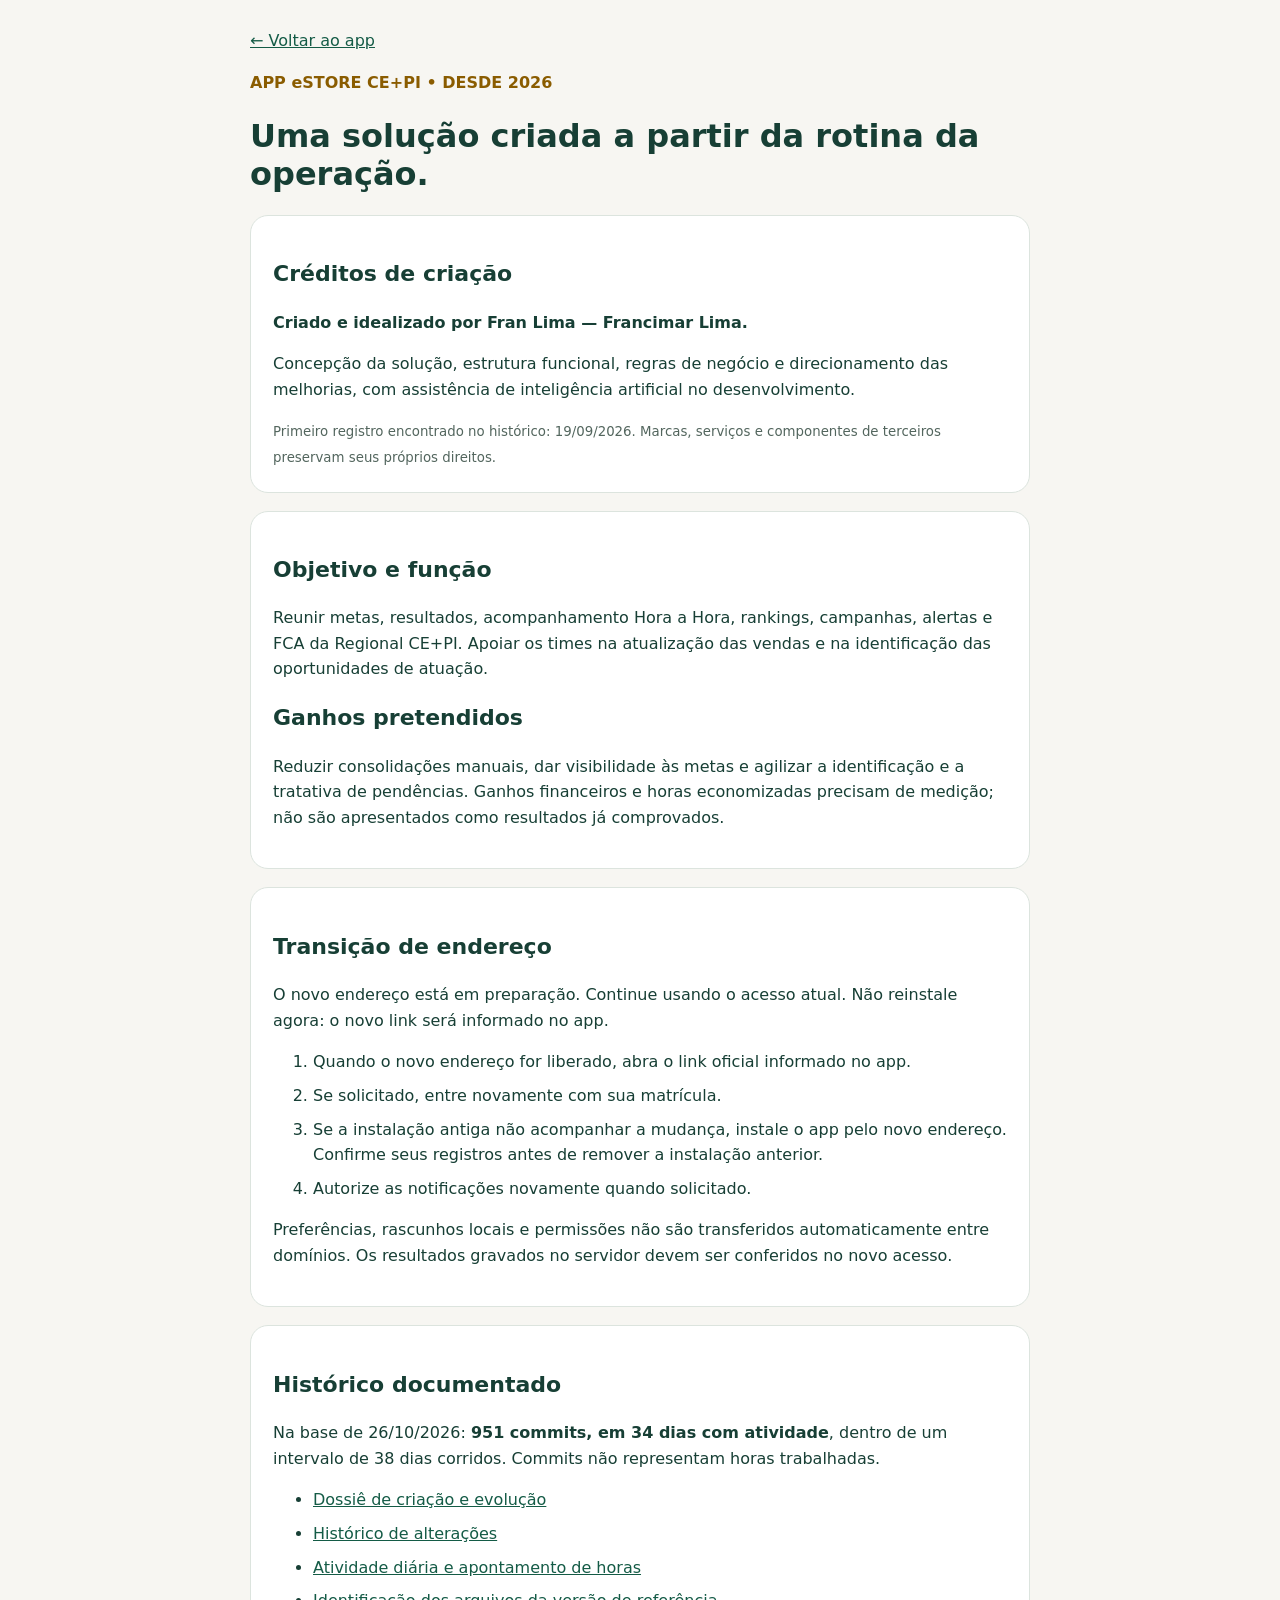
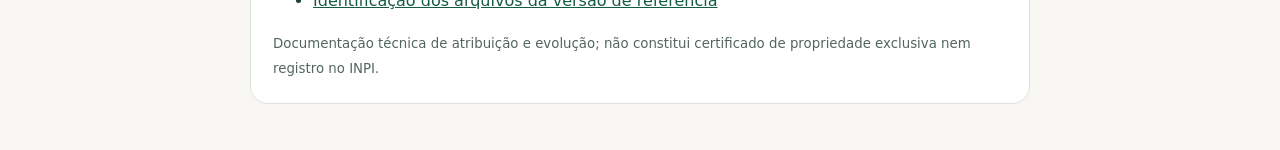
<file: sobre-o-app.html>
<!doctype html><html lang="pt-BR"><head><meta charset="utf-8"><meta name="viewport" content="width=device-width, initial-scale=1"><title>Sobre o App | eStore CE+PI</title><meta name="author" content="Francimar Lima — Fran Lima"><style>body{margin:0;background:#f7f6f2;color:#173f35;font:16px/1.6 system-ui,sans-serif}main{max-width:780px;margin:auto;padding:28px 20px}h1{font-size:32px;line-height:1.2}h2{font-size:22px}section{background:white;padding:22px;border:1px solid #dce4de;border-radius:18px;margin:18px 0}a{color:#145b46;overflow-wrap:anywhere}small{color:#53665e}.tag{font-weight:700;color:#8a5c00}li{margin:8px 0}</style></head><body><main><a href="./">← Voltar ao app</a><p class="tag">APP eSTORE CE+PI • DESDE 2026</p><h1>Uma solução criada a partir da rotina da operação.</h1><section><h2>Créditos de criação</h2><p><strong>Criado e idealizado por Fran Lima — Francimar Lima.</strong></p><p>Concepção da solução, estrutura funcional, regras de negócio e direcionamento das melhorias, com assistência de inteligência artificial no desenvolvimento.</p><small>Primeiro registro encontrado no histórico: 19/09/2026. Marcas, serviços e componentes de terceiros preservam seus próprios direitos.</small></section><section><h2>Objetivo e função</h2><p>Reunir metas, resultados, acompanhamento Hora a Hora, rankings, campanhas, alertas e FCA da Regional CE+PI. Apoiar os times na atualização das vendas e na identificação das oportunidades de atuação.</p><h2>Ganhos pretendidos</h2><p>Reduzir consolidações manuais, dar visibilidade às metas e agilizar a identificação e a tratativa de pendências. Ganhos financeiros e horas economizadas precisam de medição; não são apresentados como resultados já comprovados.</p></section><section id="transicao"><h2>Transição de endereço</h2><p id="transitionText">O novo endereço está em preparação. Continue usando o acesso atual. Não reinstale agora: o novo link será informado no app.</p><ol><li>Quando o novo endereço for liberado, abra o link oficial informado no app.</li><li>Se solicitado, entre novamente com sua matrícula.</li><li>Se a instalação antiga não acompanhar a mudança, instale o app pelo novo endereço. Confirme seus registros antes de remover a instalação anterior.</li><li>Autorize as notificações novamente quando solicitado.</li></ol><p>Preferências, rascunhos locais e permissões não são transferidos automaticamente entre domínios. Os resultados gravados no servidor devem ser conferidos no novo acesso.</p></section><section><h2>Histórico documentado</h2><p>Na base de 26/10/2026: <strong>951 commits, em 34 dias com atividade</strong>, dentro de um intervalo de 38 dias corridos. Commits não representam horas trabalhadas.</p><ul><li><a href="./docs/DOSSIE-CRIACAO-E-EVOLUCAO.md" download>Dossiê de criação e evolução</a></li><li><a href="./docs/evidencias/historico-commits.csv" download>Histórico de alterações</a></li><li><a href="./docs/evidencias/atividade-diaria.csv" download>Atividade diária e apontamento de horas</a></li><li><a href="./docs/evidencias/SHA256-BASE.txt" download>Identificação dos arquivos da versão de referência</a></li></ul><small>Documentação técnica de atribuição e evolução; não constitui certificado de propriedade exclusiva nem registro no INPI.</small></section></main><script src="./app-transition-config.js?build=v245"></script><script src="./app-identity.js?build=v245"></script><script>if(EstoreIdentity.active){const p=document.getElementById('transitionText');p.textContent='O novo endereço está disponível. Poderá ser necessário entrar novamente, reinstalar o app e autorizar as notificações. ';const a=document.createElement('a');a.href=EstoreIdentity.url();a.textContent='Acessar o endereço oficial';p.appendChild(a)}</script></body></html>
</file>
